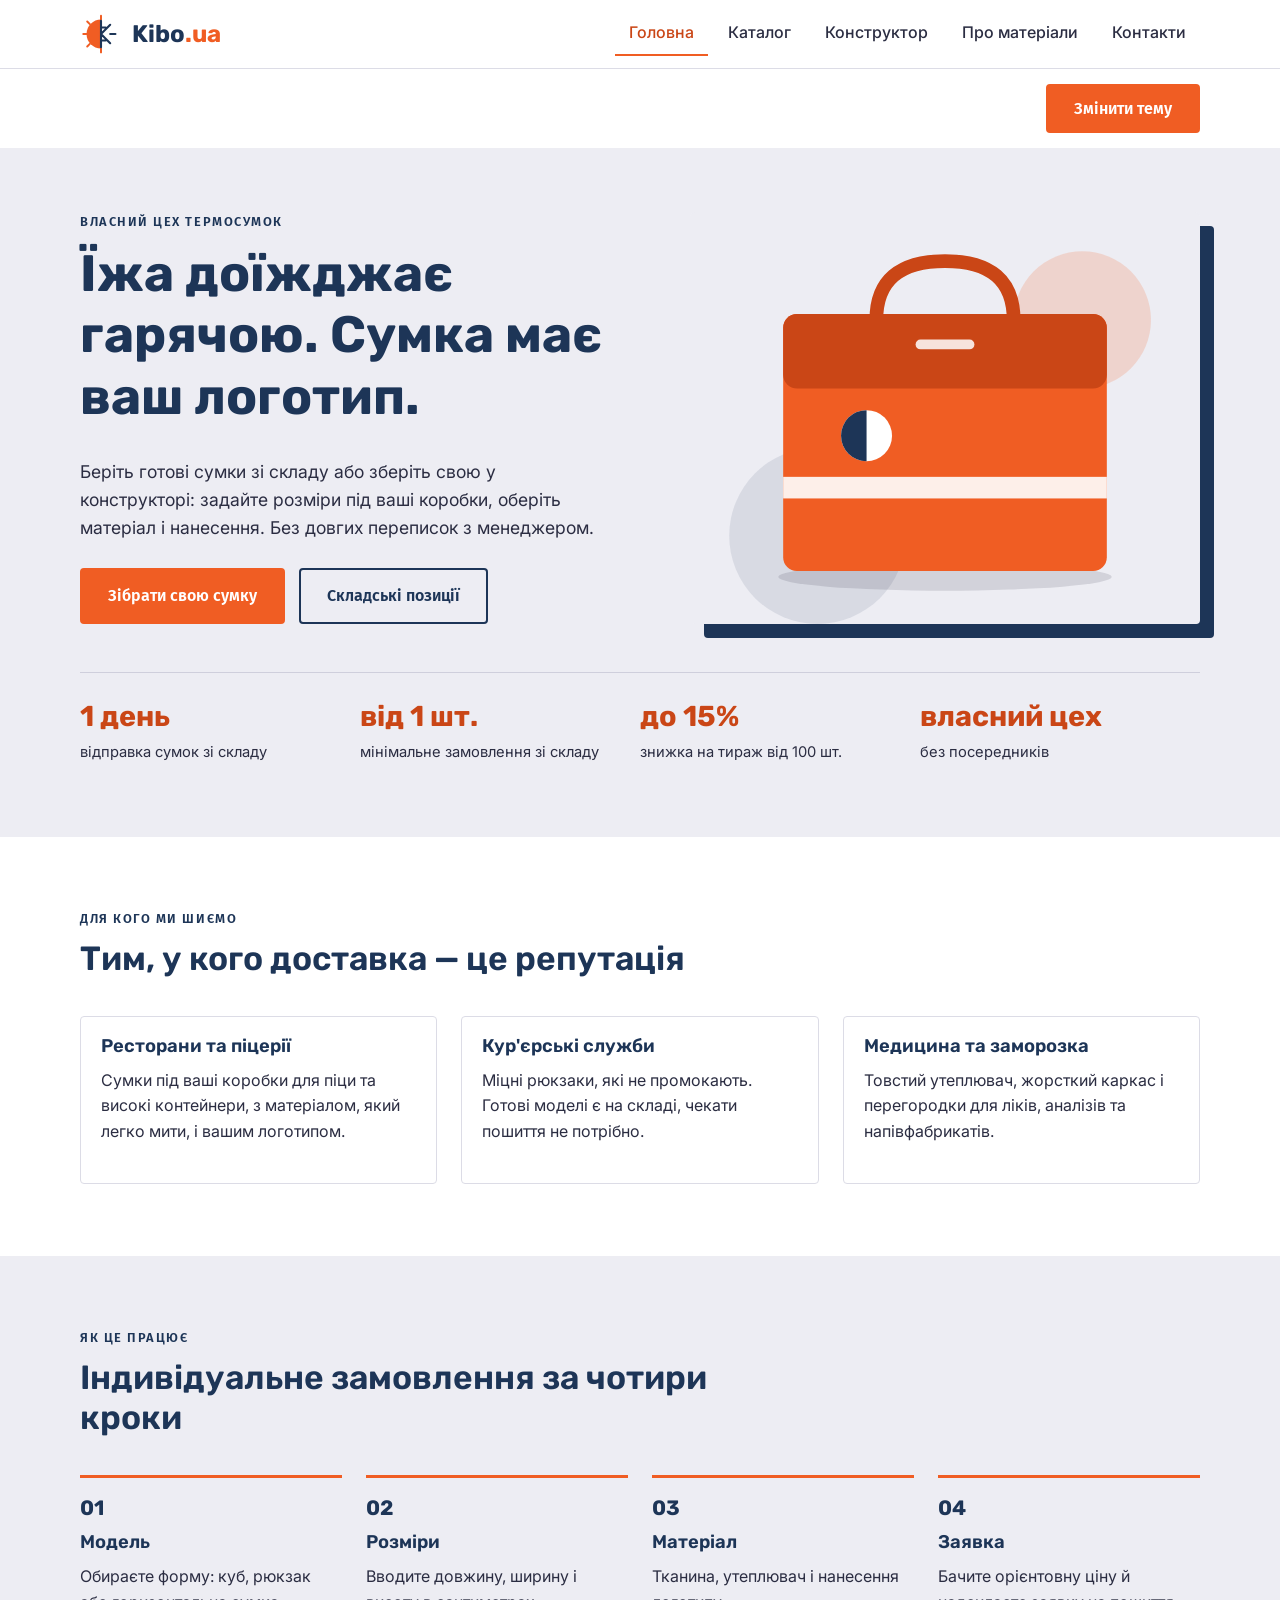
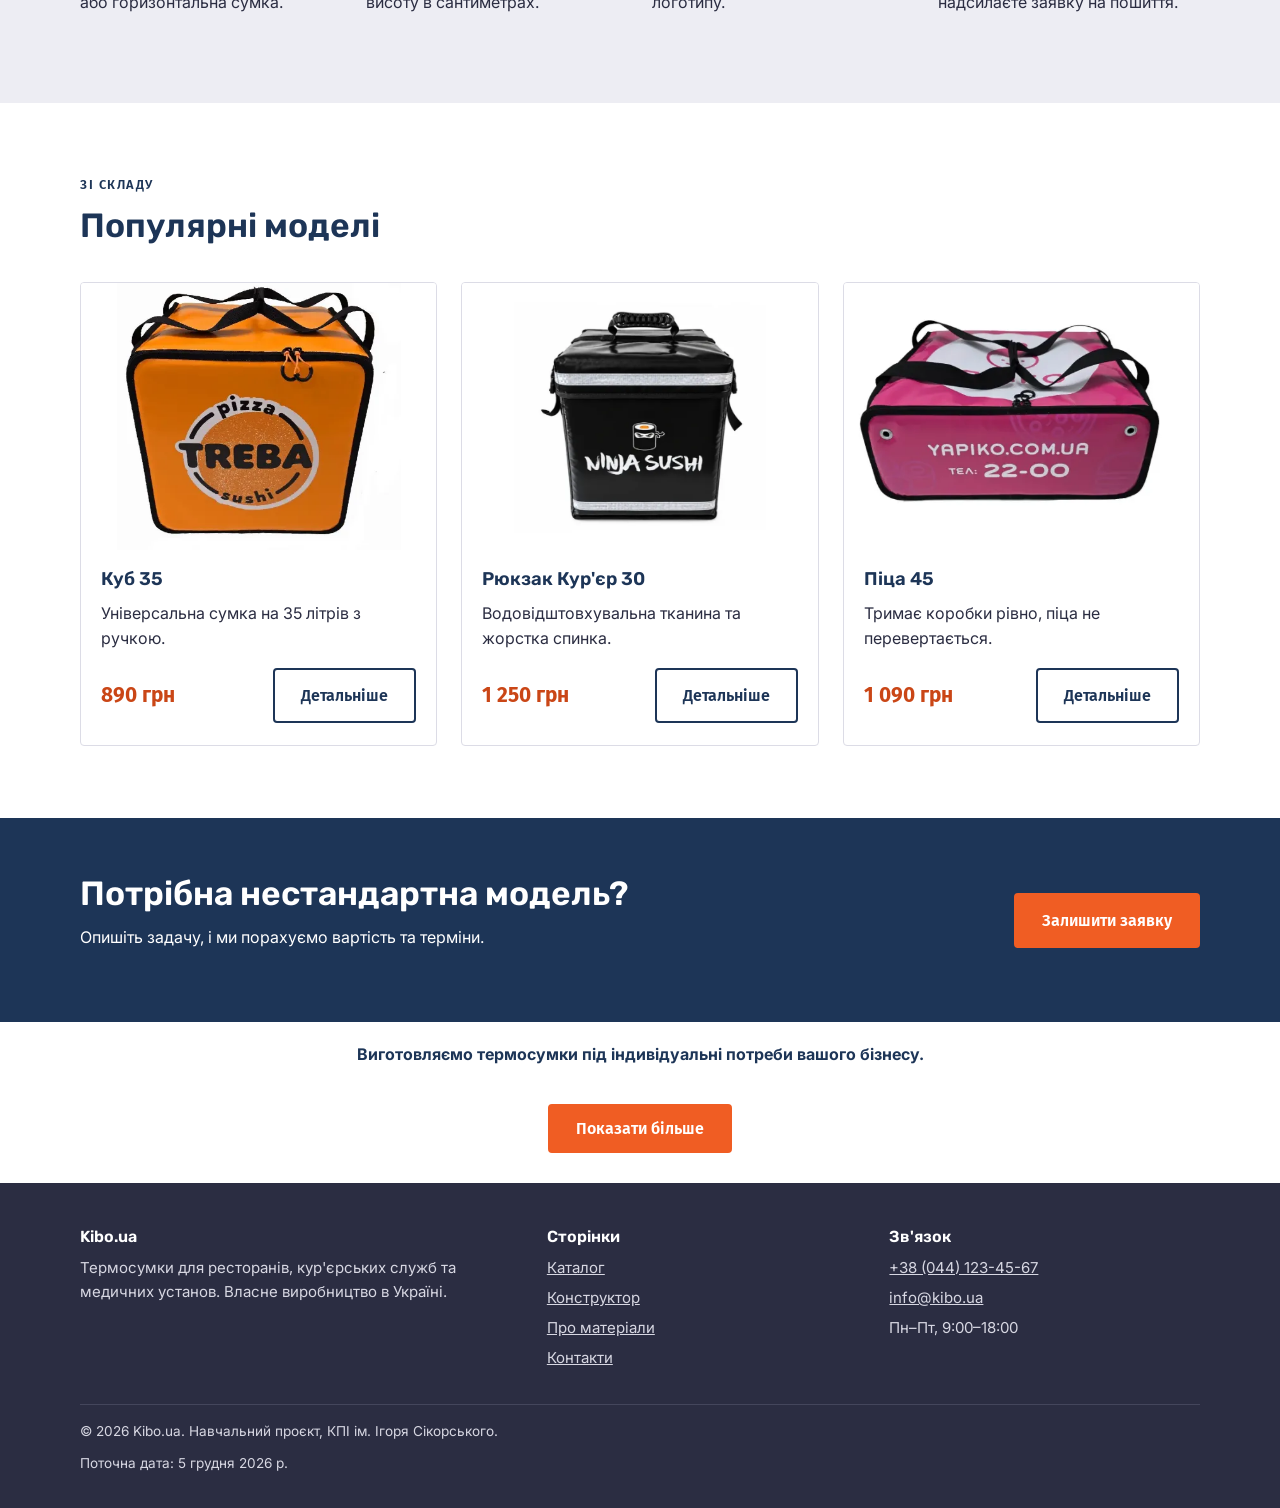
<file: index.html>
<!DOCTYPE html>
<html lang="uk">
<head>
  <meta charset="UTF-8">
  <meta name="viewport" content="width=device-width, initial-scale=1.0">
  <title>Kibo.ua — термосумки для доставки</title>
  <meta name="description" content="Kibo.ua: готові термосумки зі складу та індивідуальне пошиття під ваші розміри і логотип.">
  <link rel="icon" href="images/logo.svg" type="image/svg+xml">
  <link rel="preconnect" href="https://fonts.googleapis.com">
  <link rel="preconnect" href="https://fonts.gstatic.com" crossorigin>
  <link href="https://fonts.googleapis.com/css2?family=Fira+Sans:wght@500;600;700&family=Inter:wght@400;500;600&family=Rubik:wght@500;600;700&display=swap" rel="stylesheet">
  <link rel="stylesheet" href="css/style.css">
</head>
<body>
  <header class="site-header">
    <div class="container header-inner">
      <a class="logo" href="index.html"><img src="images/logo.svg" alt="Логотип Kibo.ua" width="42" height="42"><span>Kibo<em>.ua</em></span></a>
      <button class="nav-toggle" type="button" aria-expanded="false" aria-controls="nav">Меню</button>
      <nav id="nav" aria-label="Головне меню">
        <ul>
          <li><a class="active" href="index.html">Головна</a></li>
          <li><a href="catalog.html">Каталог</a></li>
          <li><a href="constructor.html">Конструктор</a></li>
          <li><a href="materials.html">Про матеріали</a></li>
          <li><a href="contacts.html">Контакти</a></li>
        </ul>
      </nav>
    </div>
  </header>

  <main>
    <section class="hero">
      <div class="container hero-grid">
        <div>
          <p class="eyebrow">Власний цех термосумок</p>
          <h1>Їжа доїжджає гарячою. Сумка має ваш логотип.</h1>
          <p class="lead">Беріть готові сумки зі складу або зберіть свою у конструкторі: задайте розміри під ваші коробки, оберіть матеріал і нанесення. Без довгих переписок з менеджером.</p>
          <div class="hero-actions">
            <a class="btn" href="constructor.html">Зібрати свою сумку</a>
            <a class="btn ghost" href="catalog.html">Складські позиції</a>
          </div>
        </div>
        <img src="images/hero.svg" alt="Помаранчева термосумка з логотипом" width="520" height="420">
      </div>
      <div class="container">
        <div class="facts">
          <div><strong>1 день</strong><span>відправка сумок зі складу</span></div>
          <div><strong>від 1 шт.</strong><span>мінімальне замовлення зі складу</span></div>
          <div><strong>до 15%</strong><span>знижка на тираж від 100 шт.</span></div>
          <div><strong>власний цех</strong><span>без посередників</span></div>
        </div>
      </div>
    </section>

    <section class="section">
      <div class="container">
        <div class="section-head">
          <p class="eyebrow">Для кого ми шиємо</p>
          <h2>Тим, у кого доставка — це репутація</h2>
        </div>
        <div class="grid three">
          <article class="card"><div class="body">
            <h3>Ресторани та піцерії</h3>
            <p>Сумки під ваші коробки для піци та високі контейнери, з матеріалом, який легко мити, і вашим логотипом.</p>
          </div></article>
          <article class="card"><div class="body">
            <h3>Кур'єрські служби</h3>
            <p>Міцні рюкзаки, які не промокають. Готові моделі є на складі, чекати пошиття не потрібно.</p>
          </div></article>
          <article class="card"><div class="body">
            <h3>Медицина та заморозка</h3>
            <p>Товстий утеплювач, жорсткий каркас і перегородки для ліків, аналізів та напівфабрикатів.</p>
          </div></article>
        </div>
      </div>
    </section>

    <section class="section alt">
      <div class="container">
        <div class="section-head">
          <p class="eyebrow">Як це працює</p>
          <h2>Індивідуальне замовлення за чотири кроки</h2>
        </div>
        <ol class="steps">
          <li><h3>Модель</h3><p>Обираєте форму: куб, рюкзак або горизонтальна сумка.</p></li>
          <li><h3>Розміри</h3><p>Вводите довжину, ширину і висоту в сантиметрах.</p></li>
          <li><h3>Матеріал</h3><p>Тканина, утеплювач і нанесення логотипу.</p></li>
          <li><h3>Заявка</h3><p>Бачите орієнтовну ціну й надсилаєте заявку на пошиття.</p></li>
        </ol>
      </div>
    </section>

    <section class="section">
      <div class="container">
        <div class="section-head">
          <p class="eyebrow">Зі складу</p>
          <h2>Популярні моделі</h2>
        </div>
        <div class="grid three">
          <article class="card">
            <img src="images/bag-cube-35.webp" alt="Термосумка Куб 35 помаранчеового кольору" width="400" height="300" loading="lazy">
            <div class="body"><h3>Куб 35</h3><p>Універсальна сумка на 35 літрів з ручкою.</p>
              <div class="bottom"><span class="price">890 грн</span><a class="btn ghost" href="catalog.html">Детальніше</a></div></div>
          </article>
          <article class="card">
            <img src="images/bag-pack-30.webp" alt="Термо-рюкзак Кур'єр 30 чорного кольору" width="400" height="300" loading="lazy">
            <div class="body"><h3>Рюкзак Кур'єр 30</h3><p>Водовідштовхувальна тканина та жорстка спинка.</p>
              <div class="bottom"><span class="price">1 250 грн</span><a class="btn ghost" href="catalog.html">Детальніше</a></div></div>
          </article>
          <article class="card">
            <img src="images/bag-pizza-45.webp" alt="Горизонтальна термосумка для піци 45 см" width="400" height="300" loading="lazy">
            <div class="body"><h3>Піца 45</h3><p>Тримає коробки рівно, піца не перевертається.</p>
              <div class="bottom"><span class="price">1 090 грн</span><a class="btn ghost" href="catalog.html">Детальніше</a></div></div>
          </article>
        </div>
      </div>
    </section>

    <section class="cta">
      <div class="container cta-inner">
        <div>
          <h2>Потрібна нестандартна модель?</h2>
          <p>Опишіть задачу, і ми порахуємо вартість та терміни.</p>
        </div>
        <a class="btn" href="contacts.html">Залишити заявку</a>
      </div>
    </section>
  </main>

  <footer class="site-footer">
    <div class="container">
      <div class="footer-grid">
        <div>
          <h3>Kibo.ua</h3>
          <p>Термосумки для ресторанів, кур'єрських служб та медичних установ. Власне виробництво в Україні.</p>
        </div>
        <div>
          <h3>Сторінки</h3>
          <ul>
            <li><a href="catalog.html">Каталог</a></li>
            <li><a href="constructor.html">Конструктор</a></li>
            <li><a href="materials.html">Про матеріали</a></li>
            <li><a href="contacts.html">Контакти</a></li>
          </ul>
        </div>
        <div>
          <h3>Зв'язок</h3>
          <ul>
            <li><a href="tel:+380441234567">+38 (044) 123-45-67</a></li>
            <li><a href="mailto:info@kibo.ua">info@kibo.ua</a></li>
            <li>Пн–Пт, 9:00–18:00</li>
          </ul>
        </div>
      </div>
      <p class="copy">© 2026 Kibo.ua. Навчальний проєкт, КПІ ім. Ігоря Сікорського.</p>
    </div>
  </footer>
  <script src="js/main.js"></script>
</body>
</html>
</file>
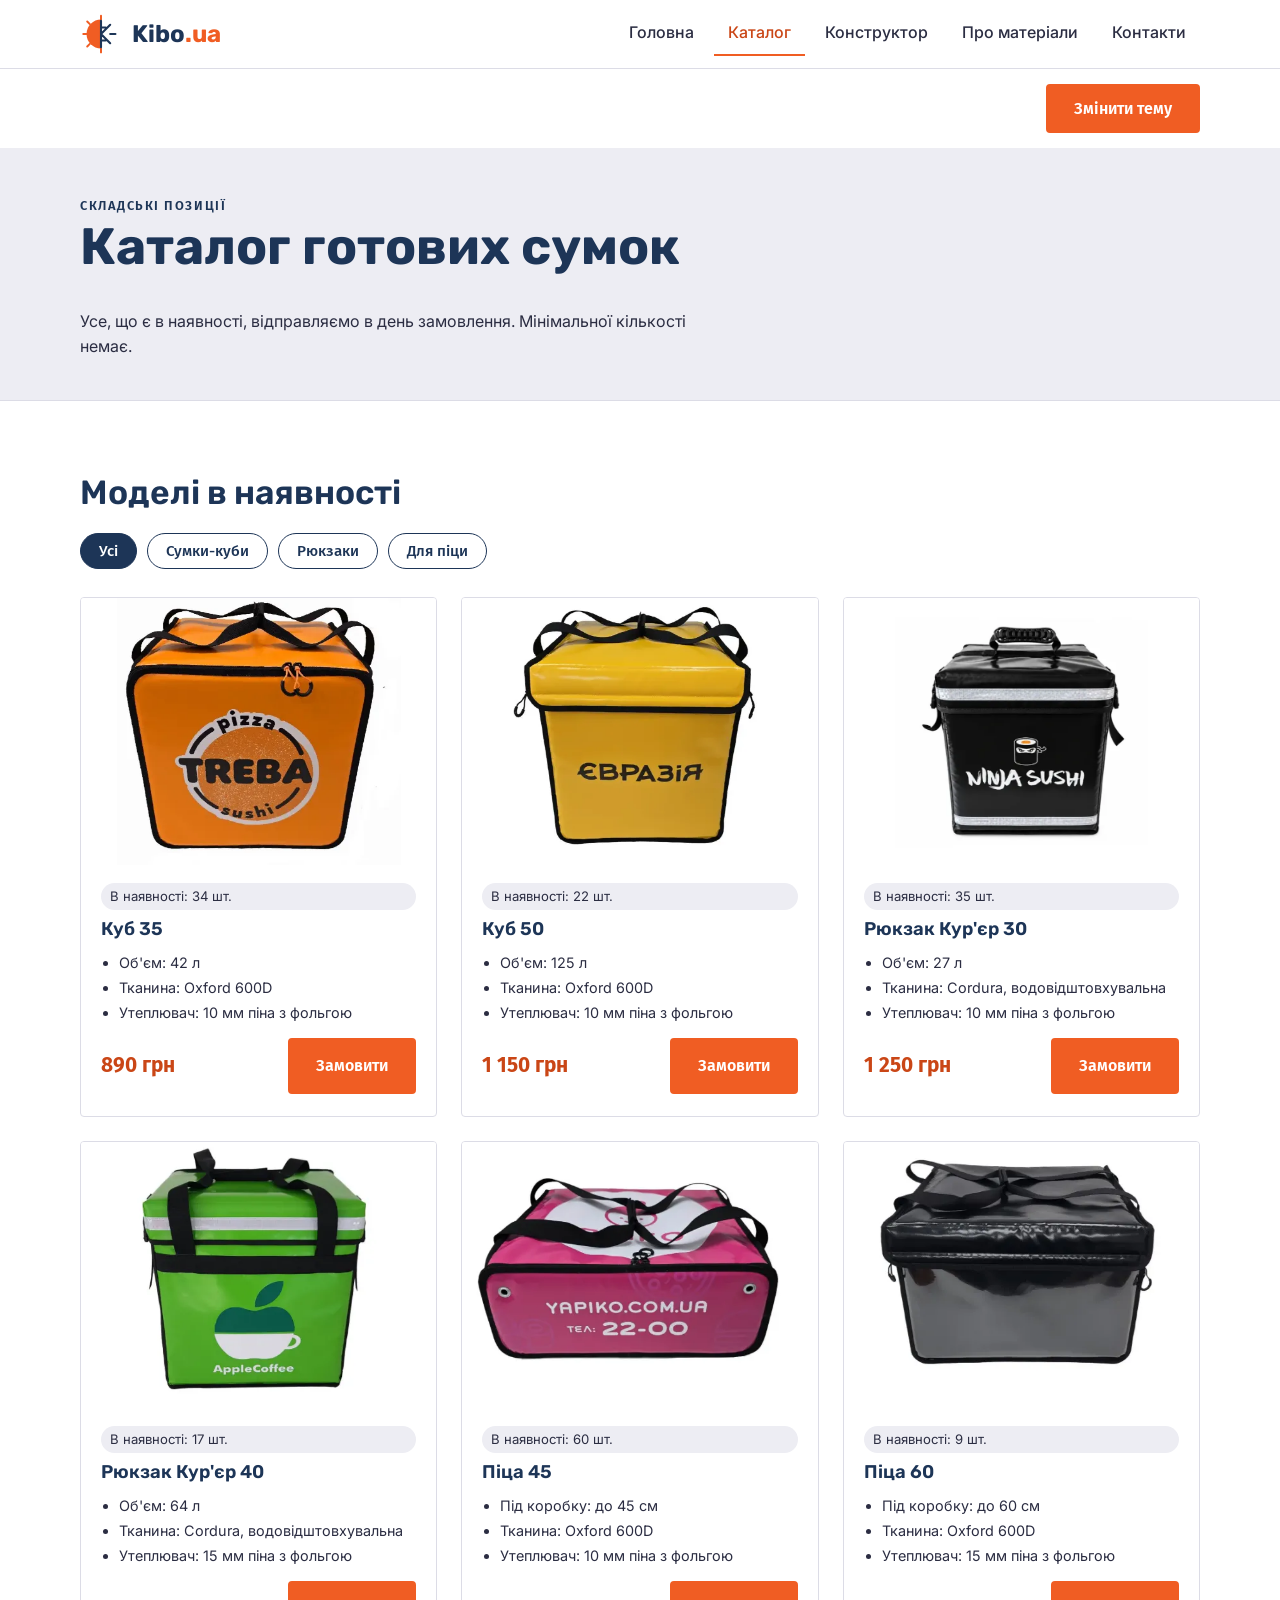
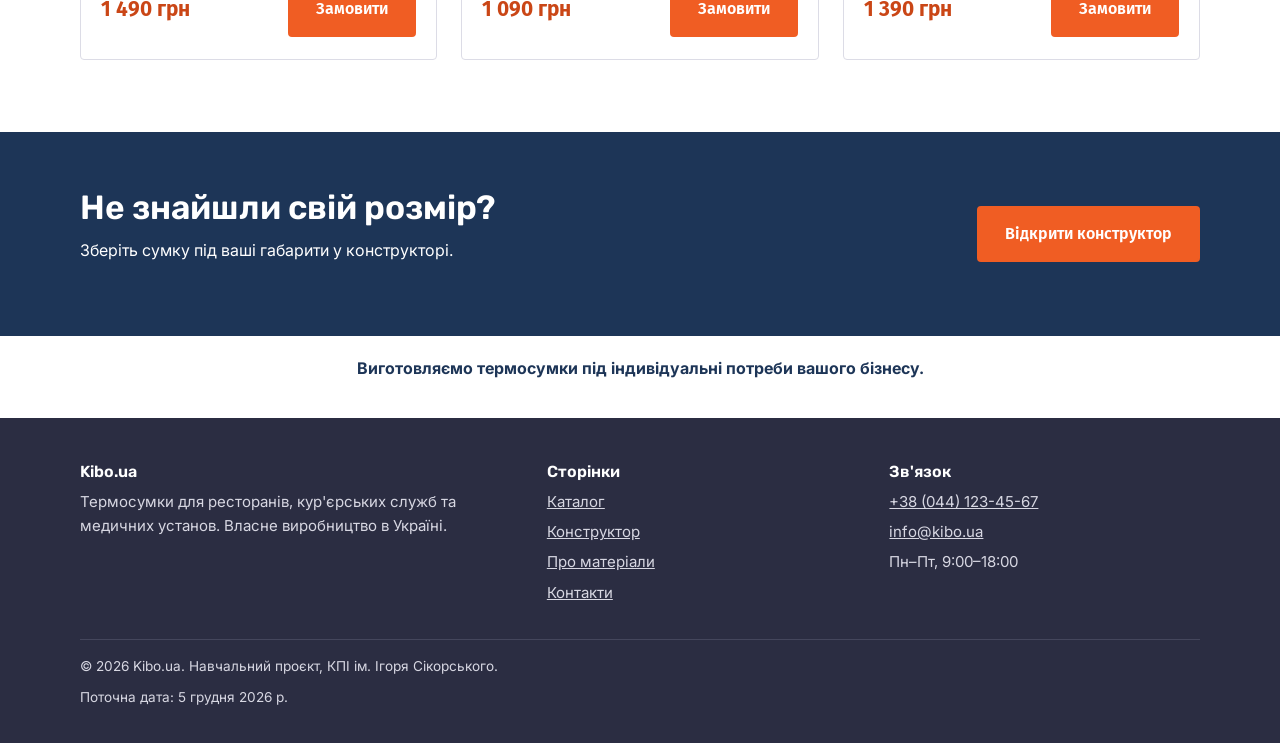
<file: catalog.html>
<!DOCTYPE html>
<html lang="uk">
<head>
  <meta charset="UTF-8">
  <meta name="viewport" content="width=device-width, initial-scale=1.0">
  <title>Каталог термосумок — Kibo.ua</title>
  <meta name="description" content="Готові термосумки та рюкзаки зі складу Kibo.ua. Відправка в день замовлення.">
  <link rel="icon" href="images/logo.svg" type="image/svg+xml">
  <link rel="preconnect" href="https://fonts.googleapis.com">
  <link rel="preconnect" href="https://fonts.gstatic.com" crossorigin>
  <link href="https://fonts.googleapis.com/css2?family=Fira+Sans:wght@500;600;700&family=Inter:wght@400;500;600&family=Rubik:wght@500;600;700&display=swap" rel="stylesheet">
  <link rel="stylesheet" href="css/style.css">
</head>
<body>
  <header class="site-header">
    <div class="container header-inner">
      <a class="logo" href="index.html"><img src="images/logo.svg" alt="Логотип Kibo.ua" width="42" height="42"><span>Kibo<em>.ua</em></span></a>
      <button class="nav-toggle" type="button" aria-expanded="false" aria-controls="nav">Меню</button>
      <nav id="nav" aria-label="Головне меню">
        <ul>
          <li><a href="index.html">Головна</a></li>
          <li><a class="active" href="catalog.html">Каталог</a></li>
          <li><a href="constructor.html">Конструктор</a></li>
          <li><a href="materials.html">Про матеріали</a></li>
          <li><a href="contacts.html">Контакти</a></li>
        </ul>
      </nav>
    </div>
  </header>

  <main>
    <section class="page-title">
      <div class="container">
        <p class="eyebrow">Складські позиції</p>
        <h1>Каталог готових сумок</h1>
        <p>Усе, що є в наявності, відправляємо в день замовлення. Мінімальної кількості немає.</p>
      </div>
    </section>

    <section class="section">
      <div class="container">
        <h2>Моделі в наявності</h2>

        <div class="filters" role="group" aria-label="Фільтр за категорією">
          <button type="button" class="on" data-filter="all">Усі</button>
          <button type="button" data-filter="cube">Сумки-куби</button>
          <button type="button" data-filter="pack">Рюкзаки</button>
          <button type="button" data-filter="flat">Для піци</button>
        </div>

        <div class="grid three">
          <article class="card" data-cat="cube">
            <img src="images/bag-cube-35.webp" alt="Термосумка Куб 35*35*35 см помаранчевого кольору" width="400" height="300" loading="lazy">
            <div class="body">
              <span class="stock">В наявності: 34 шт.</span>
              <h3>Куб 35</h3>
              <ul class="meta"><li>Об'єм: 42 л</li><li>Тканина: Oxford 600D</li><li>Утеплювач: 10 мм піна з фольгою</li></ul>
              <div class="bottom"><span class="price">890 грн</span><a class="btn" href="contacts.html">Замовити</a></div>
            </div>
          </article>

          <article class="card" data-cat="cube">
            <img src="images/bag-cube-50.webp" alt="Термосумка Куб 50*50*50 см жовтого кольору" width="400" height="300" loading="lazy">
            <div class="body">
              <span class="stock">В наявності: 22 шт.</span>
              <h3>Куб 50</h3>
              <ul class="meta"><li>Об'єм: 125 л</li><li>Тканина: Oxford 600D</li><li>Утеплювач: 10 мм піна з фольгою</li></ul>
              <div class="bottom"><span class="price">1 150 грн</span><a class="btn" href="contacts.html">Замовити</a></div>
            </div>
          </article>

          <article class="card" data-cat="pack">
            <img src="images/bag-pack-30.webp" alt="Термо-рюкзак Кур'єр 30*30*30 см чорного кольору" width="400" height="300" loading="lazy">
            <div class="body">
              <span class="stock">В наявності: 35 шт.</span>
              <h3>Рюкзак Кур'єр 30</h3>
              <ul class="meta"><li>Об'єм: 27 л</li><li>Тканина: Cordura, водовідштовхувальна</li><li>Утеплювач: 10 мм піна з фольгою</li></ul>
              <div class="bottom"><span class="price">1 250 грн</span><a class="btn" href="contacts.html">Замовити</a></div>
            </div>
          </article>

          <article class="card" data-cat="pack">
            <img src="images/bag-pack-40.webp" alt="Термо-рюкзак Кур'єр 40*40*40 см зеленого кольору" width="400" height="300" loading="lazy">
            <div class="body">
              <span class="stock">В наявності: 17 шт.</span>
              <h3>Рюкзак Кур'єр 40</h3>
              <ul class="meta"><li>Об'єм: 64 л</li><li>Тканина: Cordura, водовідштовхувальна</li><li>Утеплювач: 15 мм піна з фольгою</li></ul>
              <div class="bottom"><span class="price">1 490 грн</span><a class="btn" href="contacts.html">Замовити</a></div>
            </div>
          </article>

          <article class="card" data-cat="flat">
            <img src="images/bag-pizza-45.webp" alt="Горизонтальна термосумка для піци 45*45*25 см" width="400" height="300" loading="lazy">
            <div class="body">
              <span class="stock">В наявності: 60 шт.</span>
              <h3>Піца 45</h3>
              <ul class="meta"><li>Під коробку: до 45 см</li><li>Тканина: Oxford 600D</li><li>Утеплювач: 10 мм піна з фольгою</li></ul>
              <div class="bottom"><span class="price">1 090 грн</span><a class="btn" href="contacts.html">Замовити</a></div>
            </div>
          </article>

          <article class="card" data-cat="flat">
            <img src="images/bag-pizza-60.webp" alt="Горизонтальна термосумка для піци 60 см чорного кольору" width="400" height="300" loading="lazy">
            <div class="body">
              <span class="stock">В наявності: 9 шт.</span>
              <h3>Піца 60</h3>
              <ul class="meta"><li>Під коробку: до 60 см</li><li>Тканина: Oxford 600D</li><li>Утеплювач: 15 мм піна з фольгою</li></ul>
              <div class="bottom"><span class="price">1 390 грн</span><a class="btn" href="contacts.html">Замовити</a></div>
            </div>
          </article>
        </div>
      </div>
    </section>

    <section class="cta">
      <div class="container cta-inner">
        <div>
          <h2>Не знайшли свій розмір?</h2>
          <p>Зберіть сумку під ваші габарити у конструкторі.</p>
        </div>
        <a class="btn" href="constructor.html">Відкрити конструктор</a>
      </div>
    </section>
  </main>

  <footer class="site-footer">
    <div class="container">
      <div class="footer-grid">
        <div>
          <h3>Kibo.ua</h3>
          <p>Термосумки для ресторанів, кур'єрських служб та медичних установ. Власне виробництво в Україні.</p>
        </div>
        <div>
          <h3>Сторінки</h3>
          <ul>
            <li><a href="catalog.html">Каталог</a></li>
            <li><a href="constructor.html">Конструктор</a></li>
            <li><a href="materials.html">Про матеріали</a></li>
            <li><a href="contacts.html">Контакти</a></li>
          </ul>
        </div>
        <div>
          <h3>Зв'язок</h3>
          <ul>
            <li><a href="tel:+380441234567">+38 (044) 123-45-67</a></li>
            <li><a href="mailto:info@kibo.ua">info@kibo.ua</a></li>
            <li>Пн–Пт, 9:00–18:00</li>
          </ul>
        </div>
      </div>
      <p class="copy">© 2026 Kibo.ua. Навчальний проєкт, КПІ ім. Ігоря Сікорського.</p>
    </div>
  </footer>
  <script src="js/main.js"></script>
</body>
</html>
</file>
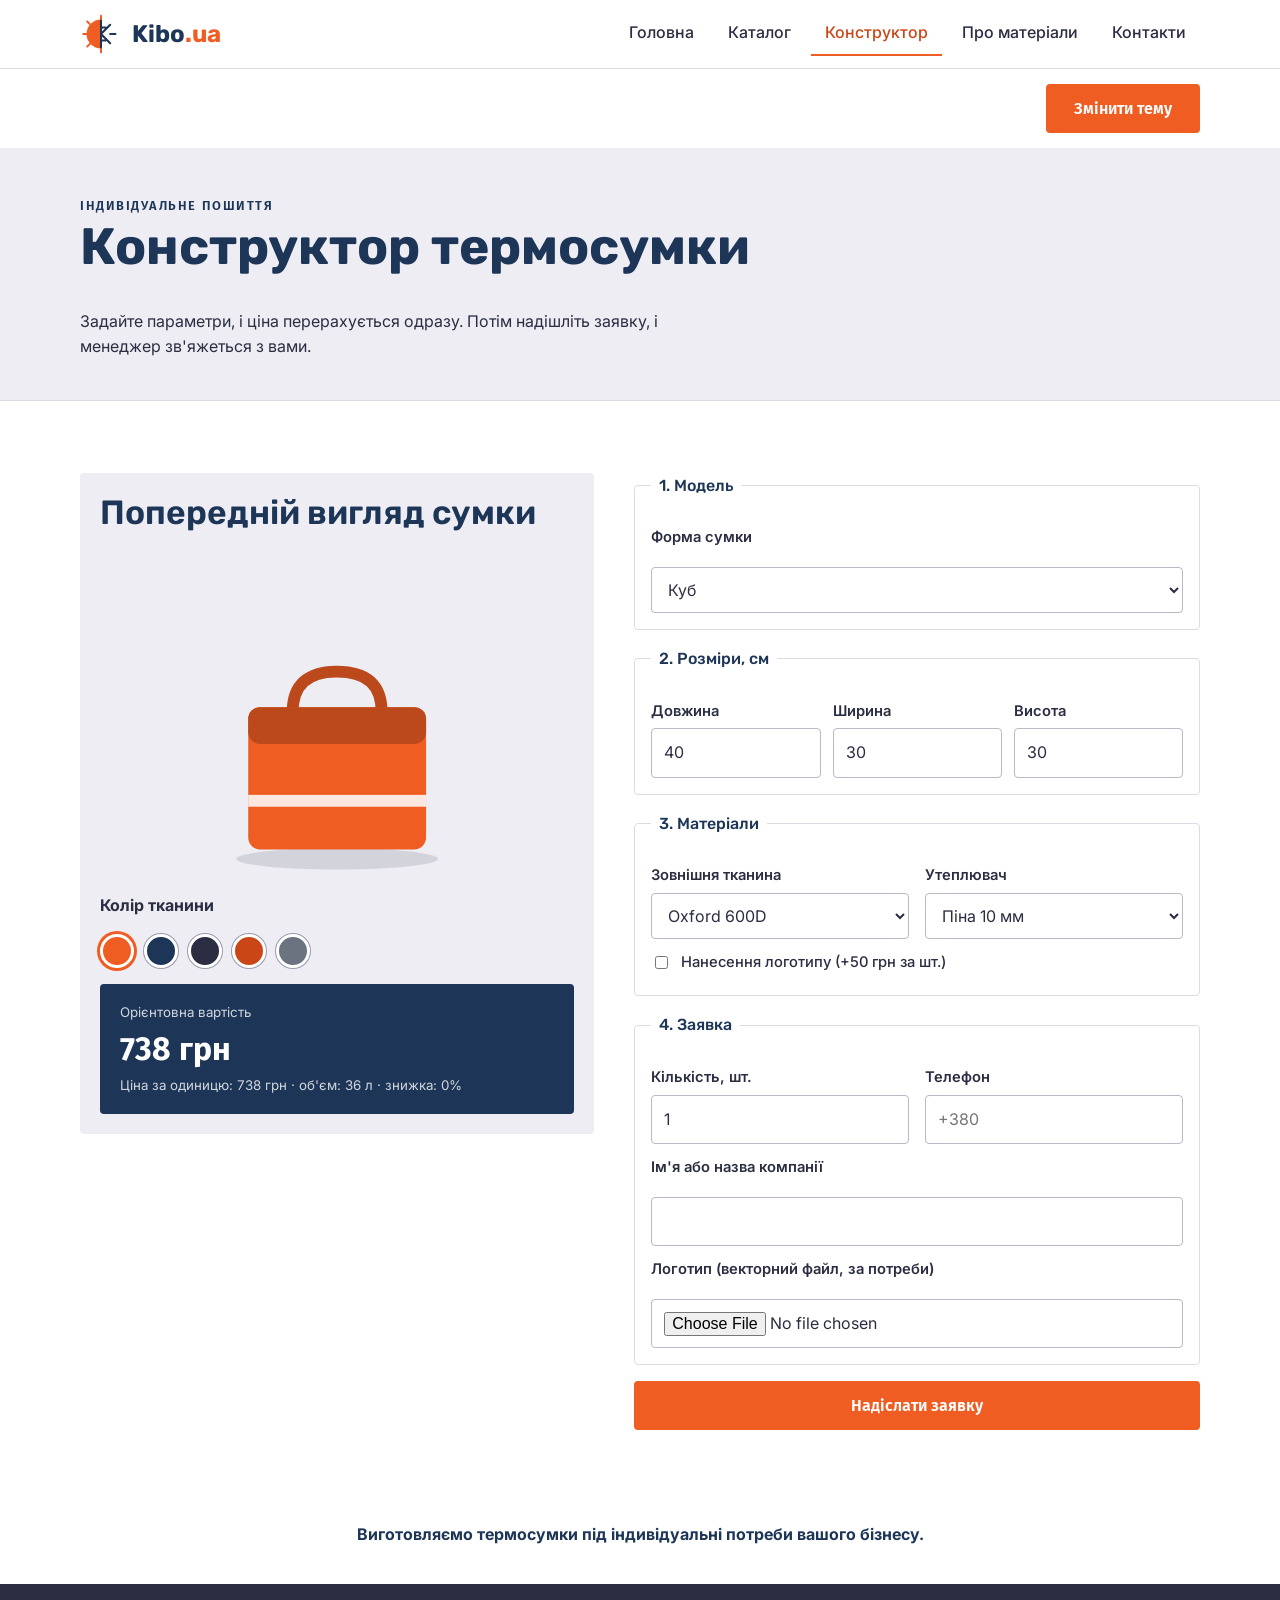
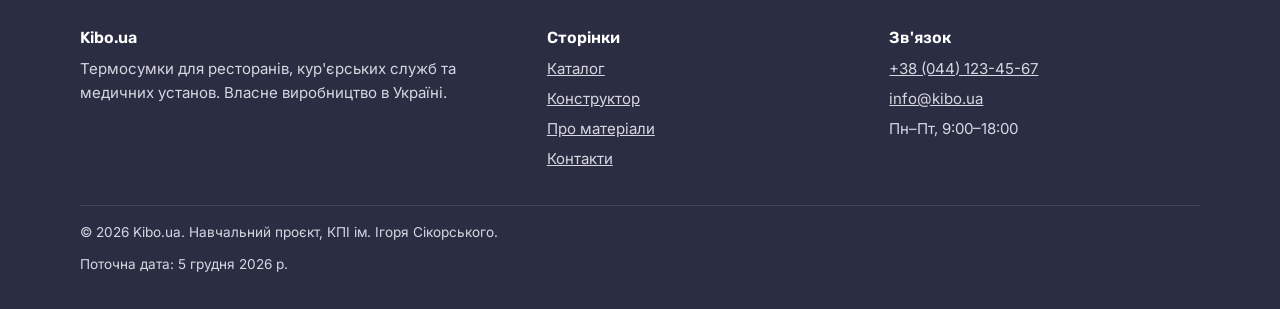
<file: constructor.html>
<!DOCTYPE html>
<html lang="uk">
<head>
  <meta charset="UTF-8">
  <meta name="viewport" content="width=device-width, initial-scale=1.0">
  <title>Конструктор термосумки — Kibo.ua</title>
  <meta name="description" content="Онлайн-конструктор Kibo.ua: оберіть модель, розміри, матеріал і одразу побачте орієнтовну вартість.">
  <link rel="icon" href="images/logo.svg" type="image/svg+xml">
  <link rel="preconnect" href="https://fonts.googleapis.com">
  <link rel="preconnect" href="https://fonts.gstatic.com" crossorigin>
  <link href="https://fonts.googleapis.com/css2?family=Fira+Sans:wght@500;600;700&family=Inter:wght@400;500;600&family=Rubik:wght@500;600;700&display=swap" rel="stylesheet">
  <link rel="stylesheet" href="css/style.css">
</head>
<body>
  <header class="site-header">
    <div class="container header-inner">
      <a class="logo" href="index.html"><img src="images/logo.svg" alt="Логотип Kibo.ua" width="42" height="42"><span>Kibo<em>.ua</em></span></a>
      <button class="nav-toggle" type="button" aria-expanded="false" aria-controls="nav">Меню</button>
      <nav id="nav" aria-label="Головне меню">
        <ul>
          <li><a href="index.html">Головна</a></li>
          <li><a href="catalog.html">Каталог</a></li>
          <li><a class="active" href="constructor.html">Конструктор</a></li>
          <li><a href="materials.html">Про матеріали</a></li>
          <li><a href="contacts.html">Контакти</a></li>
        </ul>
      </nav>
    </div>
  </header>

  <main>
    <section class="page-title">
      <div class="container">
        <p class="eyebrow">Індивідуальне пошиття</p>
        <h1>Конструктор термосумки</h1>
        <p>Задайте параметри, і ціна перерахується одразу. Потім надішліть заявку, і менеджер зв'яжеться з вами.</p>
      </div>
    </section>

    <section class="section">
      <div class="container builder">
        <div class="preview">
          <h2>Попередній вигляд сумки</h2>
          <svg viewBox="0 0 400 280" role="img" aria-label="Схематичне зображення сумки з вашими параметрами">
            <rect width="400" height="280" fill="#EDEDF3"/>
            <g id="bag"></g>
          </svg>
          <p><strong>Колір тканини</strong></p>
          <div class="swatches">
            <input type="radio" name="color" id="c1" value="#F05D23" form="builder-form" checked><label for="c1" style="background:#F05D23" title="Помаранчевий"></label>
            <input type="radio" name="color" id="c2" value="#1D3557" form="builder-form"><label for="c2" style="background:#1D3557" title="Темно-синій"></label>
            <input type="radio" name="color" id="c3" value="#2B2D42" form="builder-form"><label for="c3" style="background:#2B2D42" title="Графітовий"></label>
            <input type="radio" name="color" id="c4" value="#CA4616" form="builder-form"><label for="c4" style="background:#CA4616" title="Теракотовий"></label>
            <input type="radio" name="color" id="c5" value="#6b7280" form="builder-form"><label for="c5" style="background:#6b7280" title="Сірий"></label>
          </div>
          <div class="total">
            <small>Орієнтовна вартість</small>
            <div class="sum" id="sum">0 грн</div>
            <small>Ціна за одиницю: <span id="unit">0 грн</span> · об'єм: <span id="liters">0 л</span> · знижка: <span id="disc">0%</span></small>
          </div>
        </div>

        <form id="builder-form" data-demo action="#" method="post">
          <fieldset>
            <legend>1. Модель</legend>
            <label for="model">Форма сумки</label>
            <select id="model" name="model">
              <option value="cube">Куб</option>
              <option value="pack">Рюкзак</option>
              <option value="flat">Горизонтальна</option>
            </select>
          </fieldset>

          <fieldset>
            <legend>2. Розміри, см</legend>
            <div class="row3">
              <div><label for="length">Довжина</label><input type="number" id="length" name="length" min="20" max="80" value="40" required></div>
              <div><label for="width">Ширина</label><input type="number" id="width" name="width" min="15" max="60" value="30" required></div>
              <div><label for="height">Висота</label><input type="number" id="height" name="height" min="10" max="60" value="30" required></div>
            </div>
          </fieldset>

          <fieldset>
            <legend>3. Матеріали</legend>
            <div class="row">
              <div>
                <label for="fabric">Зовнішня тканина</label>
                <select id="fabric" name="fabric">
                  <option value="oxford">Oxford 600D</option>
                  <option value="cordura">Cordura</option>
                  <option value="pvc">ПВХ (легко мити)</option>
                </select>
              </div>
              <div>
                <label for="insul">Утеплювач</label>
                <select id="insul" name="insul">
                  <option value="foam">Піна 10 мм</option>
                  <option value="foil">Піна з фольгою 10 мм</option>
                  <option value="thick">Піна з фольгою 20 мм</option>
                </select>
              </div>
            </div>
            <label class="check"><input type="checkbox" id="logo" name="logo"> Нанесення логотипу (+50 грн за шт.)</label>
          </fieldset>

          <fieldset>
            <legend>4. Заявка</legend>
            <div class="row">
              <div><label for="qty">Кількість, шт.</label><input type="number" id="qty" name="qty" min="1" max="1000" value="1" required></div>
              <div><label for="phone">Телефон</label><input type="tel" id="phone" name="phone" placeholder="+380" required></div>
            </div>
            <label for="name">Ім'я або назва компанії</label>
            <input type="text" id="name" name="name" required>
            <label for="logofile">Логотип (векторний файл, за потреби)</label>
            <input type="file" id="logofile" name="logofile" accept=".svg,.ai,.eps,.pdf">
            <input type="hidden" id="summary" name="summary">
          </fieldset>

          <button class="btn" type="submit">Надіслати заявку</button>
          <p class="form-ok" role="status">Дякуємо! Заявку отримано, менеджер зв'яжеться з вами найближчим часом.</p>
        </form>
      </div>
    </section>
  </main>

  <footer class="site-footer">
    <div class="container">
      <div class="footer-grid">
        <div>
          <h3>Kibo.ua</h3>
          <p>Термосумки для ресторанів, кур'єрських служб та медичних установ. Власне виробництво в Україні.</p>
        </div>
        <div>
          <h3>Сторінки</h3>
          <ul>
            <li><a href="catalog.html">Каталог</a></li>
            <li><a href="constructor.html">Конструктор</a></li>
            <li><a href="materials.html">Про матеріали</a></li>
            <li><a href="contacts.html">Контакти</a></li>
          </ul>
        </div>
        <div>
          <h3>Зв'язок</h3>
          <ul>
            <li><a href="tel:+380441234567">+38 (044) 123-45-67</a></li>
            <li><a href="mailto:info@kibo.ua">info@kibo.ua</a></li>
            <li>Пн–Пт, 9:00–18:00</li>
          </ul>
        </div>
      </div>
      <p class="copy">© 2026 Kibo.ua. Навчальний проєкт, КПІ ім. Ігоря Сікорського.</p>
    </div>
  </footer>
  <script src="js/constructor.js"></script>
  <script src="js/main.js"></script>
</body>
</html>
</file>
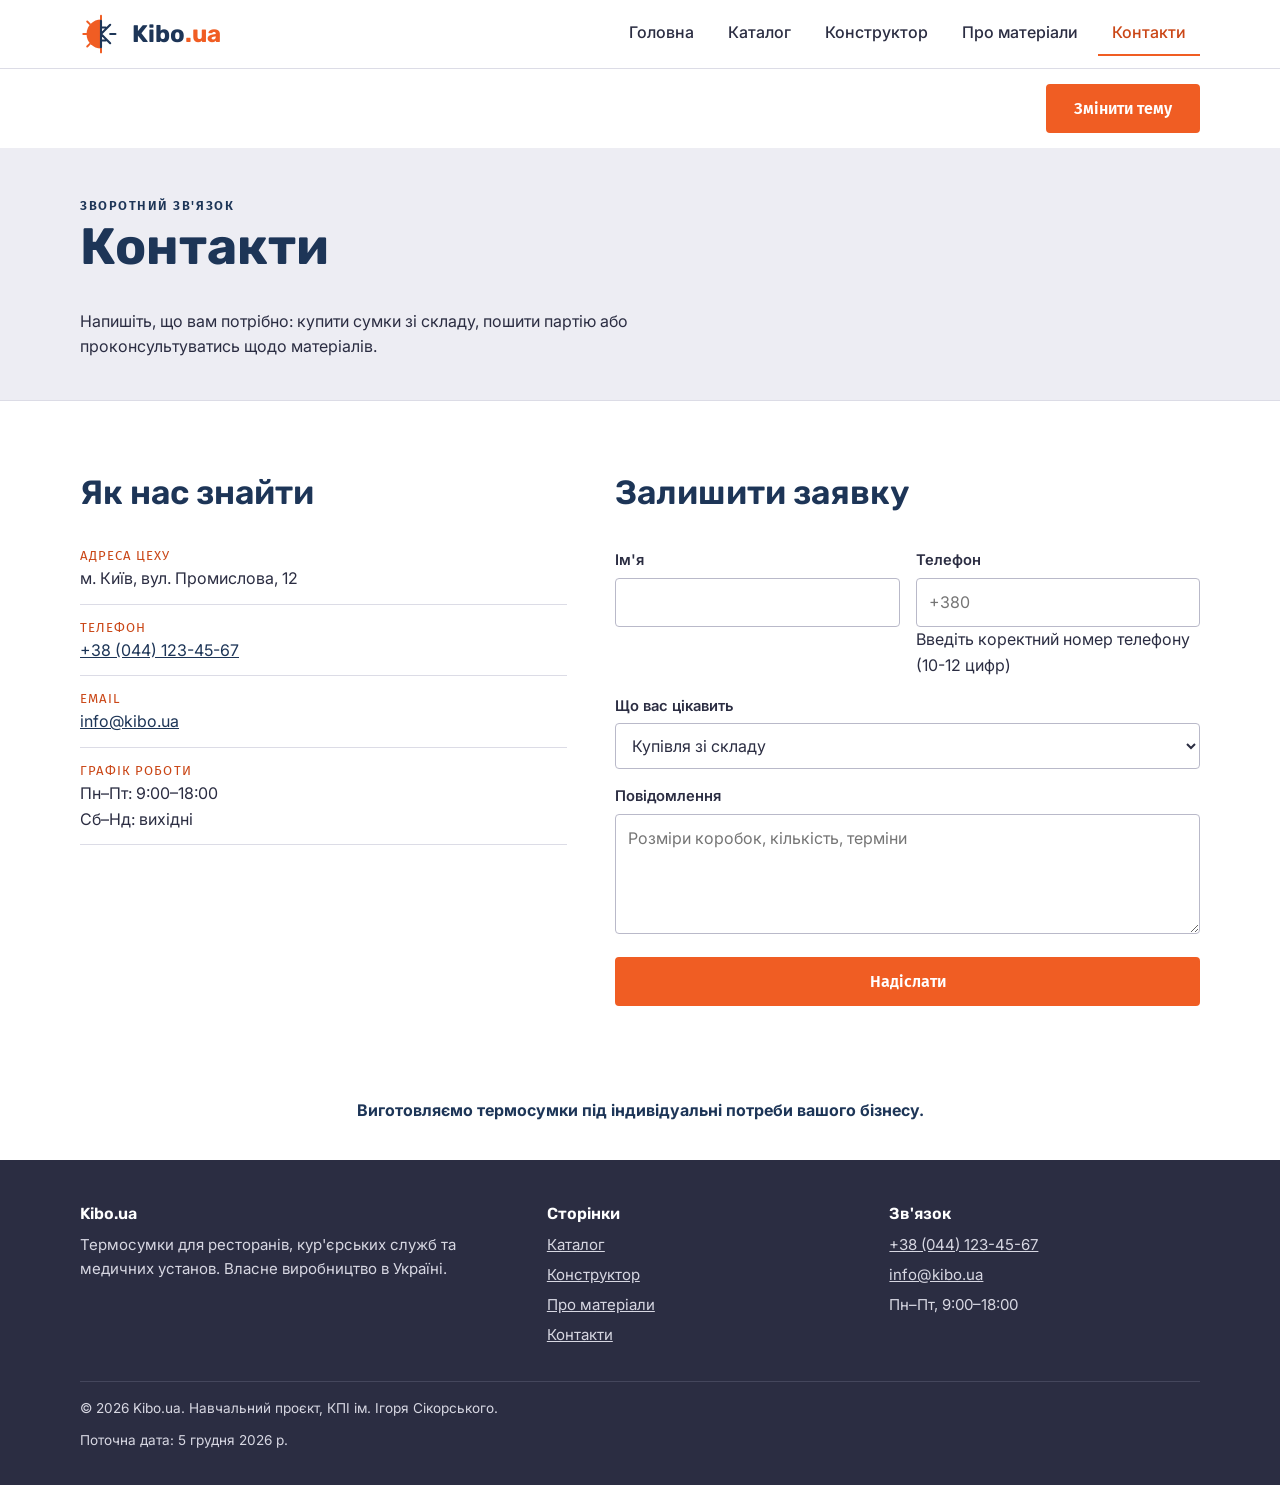
<file: contacts.html>
<!DOCTYPE html>
<html lang="uk">
<head>
  <meta charset="UTF-8">
  <meta name="viewport" content="width=device-width, initial-scale=1.0">
  <title>Контакти — Kibo.ua</title>
  <meta name="description" content="Контакти Kibo.ua: адреса цеху, телефон, email та форма для заявки.">
  <link rel="icon" href="images/logo.svg" type="image/svg+xml">
  <link rel="preconnect" href="https://fonts.googleapis.com">
  <link rel="preconnect" href="https://fonts.gstatic.com" crossorigin>
  <link href="https://fonts.googleapis.com/css2?family=Fira+Sans:wght@500;600;700&family=Inter:wght@400;500;600&family=Rubik:wght@500;600;700&display=swap" rel="stylesheet">
  <link rel="stylesheet" href="css/style.css">
</head>
<body>
  <header class="site-header">
    <div class="container header-inner">
      <a class="logo" href="index.html"><img src="images/logo.svg" alt="Логотип Kibo.ua" width="42" height="42"><span>Kibo<em>.ua</em></span></a>
      <button class="nav-toggle" type="button" aria-expanded="false" aria-controls="nav">Меню</button>
      <nav id="nav" aria-label="Головне меню">
        <ul>
          <li><a href="index.html">Головна</a></li>
          <li><a href="catalog.html">Каталог</a></li>
          <li><a href="constructor.html">Конструктор</a></li>
          <li><a href="materials.html">Про матеріали</a></li>
          <li><a class="active" href="contacts.html">Контакти</a></li>
        </ul>
      </nav>
    </div>
  </header>

  <main>
    <section class="page-title">
      <div class="container">
        <p class="eyebrow">Зворотний зв'язок</p>
        <h1>Контакти</h1>
        <p>Напишіть, що вам потрібно: купити сумки зі складу, пошити партію або проконсультуватись щодо матеріалів.</p>
      </div>
    </section>

    <section class="section">
      <div class="container contact-grid">
        <div>
          <h2>Як нас знайти</h2>
          <ul class="contact-list">
            <li><span>Адреса цеху</span>м. Київ, вул. Промислова, 12</li>
            <li><span>Телефон</span><a href="tel:+380441234567">+38 (044) 123-45-67</a></li>
            <li><span>Email</span><a href="mailto:info@kibo.ua">info@kibo.ua</a></li>
            <li><span>Графік роботи</span>Пн–Пт: 9:00–18:00<br>Сб–Нд: вихідні</li>
          </ul>
        </div>

        <form data-demo action="#" method="post">
          <h2>Залишити заявку</h2>
          <div class="row">
            <div><label for="name">Ім'я</label><input type="text" id="name" name="name" required></div>
            <div>
              <label for="phone">Телефон</label>
              <input type="tel" id="phone" name="phone" placeholder="+380" required pattern="^\+?[0-9]{10,12}$">
              <div class="error-message">Введіть коректний номер телефону (10-12 цифр)</div>
            </div>
          </div>
          <div>
            <label for="topic">Що вас цікавить</label>
            <select id="topic" name="topic">
              <option>Купівля зі складу</option>
              <option>Індивідуальне пошиття</option>
              <option>Нанесення логотипу</option>
              <option>Консультація щодо матеріалів</option>
            </select>
          </div>
          <div>
            <label for="msg">Повідомлення</label>
            <textarea id="msg" name="message" placeholder="Розміри коробок, кількість, терміни"></textarea>
          </div>
          <button class="btn" type="submit">Надіслати</button>
          <p class="form-ok" role="status">Дякуємо! Повідомлення надіслано, ми зв'яжемося з вами.</p>
        </form>
      </div>
    </section>
  </main>

  <footer class="site-footer">
    <div class="container">
      <div class="footer-grid">
        <div>
          <h3>Kibo.ua</h3>
          <p>Термосумки для ресторанів, кур'єрських служб та медичних установ. Власне виробництво в Україні.</p>
        </div>
        <div>
          <h3>Сторінки</h3>
          <ul>
            <li><a href="catalog.html">Каталог</a></li>
            <li><a href="constructor.html">Конструктор</a></li>
            <li><a href="materials.html">Про матеріали</a></li>
            <li><a href="contacts.html">Контакти</a></li>
          </ul>
        </div>
        <div>
          <h3>Зв'язок</h3>
          <ul>
            <li><a href="tel:+380441234567">+38 (044) 123-45-67</a></li>
            <li><a href="mailto:info@kibo.ua">info@kibo.ua</a></li>
            <li>Пн–Пт, 9:00–18:00</li>
          </ul>
        </div>
      </div>
      <p class="copy">© 2026 Kibo.ua. Навчальний проєкт, КПІ ім. Ігоря Сікорського.</p>
    </div>
  </footer>
  <script src="js/main.js"></script>
</body>
</html>
</file>
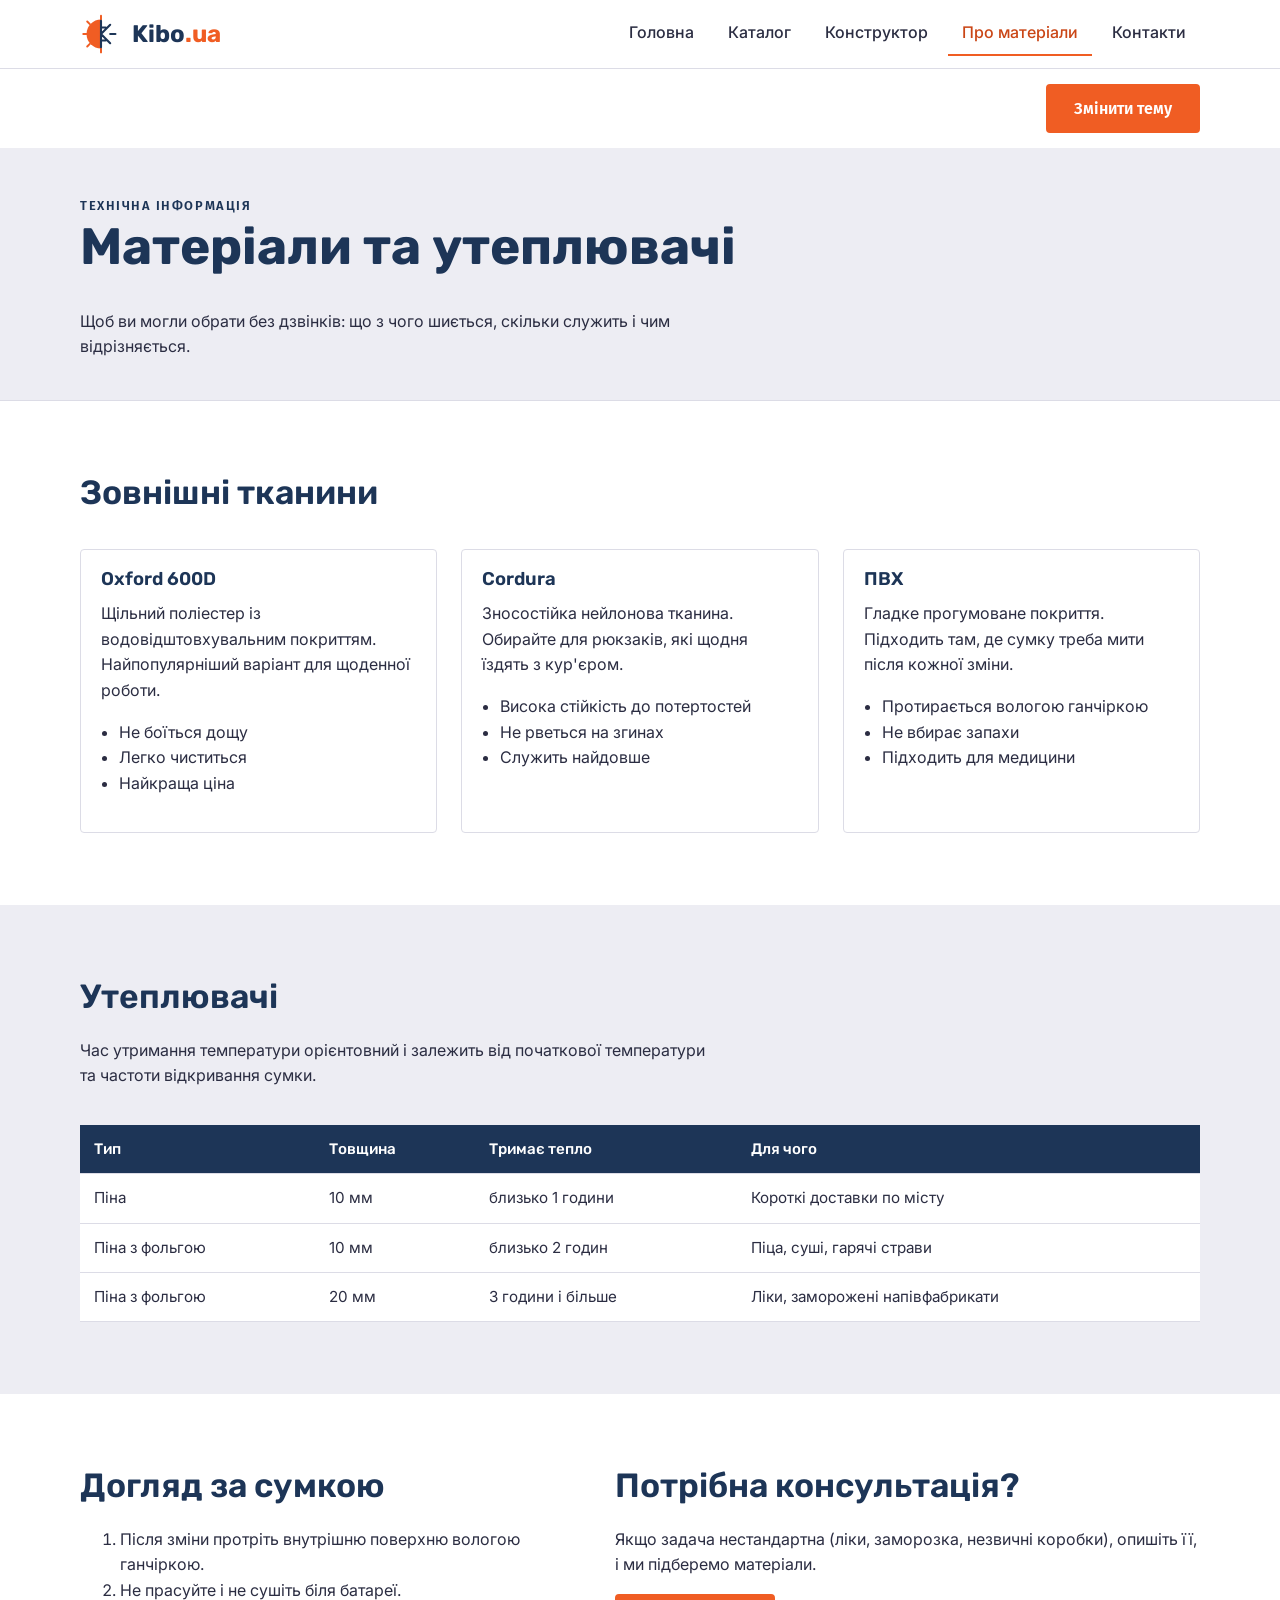
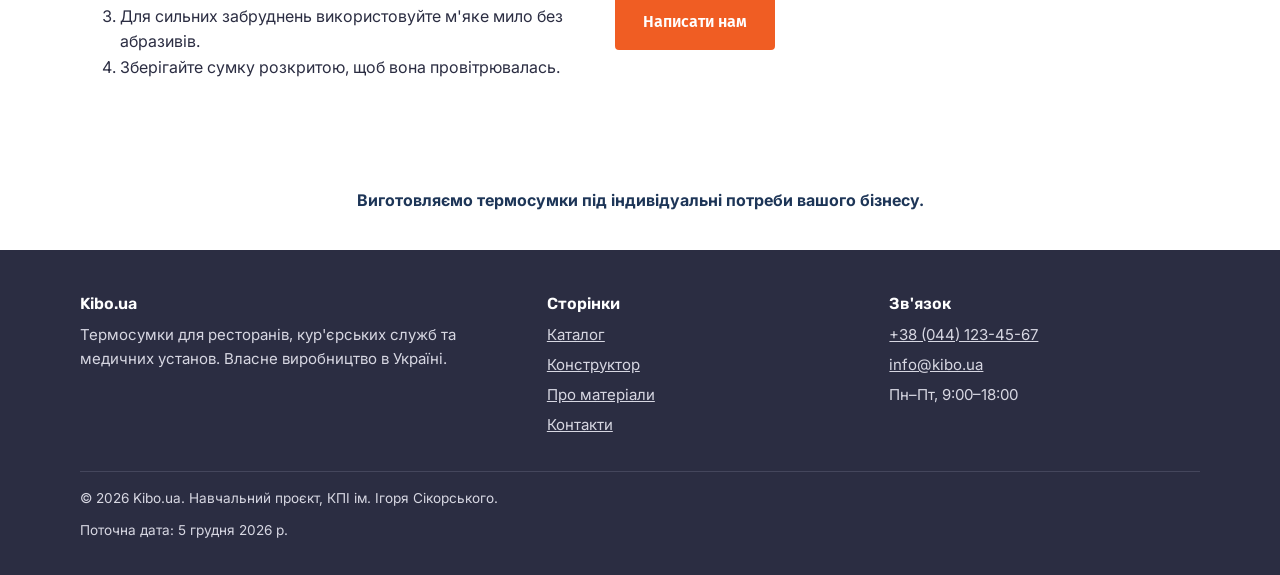
<file: materials.html>
<!DOCTYPE html>
<html lang="uk">
<head>
  <meta charset="UTF-8">
  <meta name="viewport" content="width=device-width, initial-scale=1.0">
  <title>Про матеріали — Kibo.ua</title>
  <meta name="description" content="Тканини та утеплювачі для термосумок Kibo.ua: властивості, догляд, для яких задач підходять.">
  <link rel="icon" href="images/logo.svg" type="image/svg+xml">
  <link rel="preconnect" href="https://fonts.googleapis.com">
  <link rel="preconnect" href="https://fonts.gstatic.com" crossorigin>
  <link href="https://fonts.googleapis.com/css2?family=Fira+Sans:wght@500;600;700&family=Inter:wght@400;500;600&family=Rubik:wght@500;600;700&display=swap" rel="stylesheet">
  <link rel="stylesheet" href="css/style.css">
</head>
<body>
  <header class="site-header">
    <div class="container header-inner">
      <a class="logo" href="index.html"><img src="images/logo.svg" alt="Логотип Kibo.ua" width="42" height="42"><span>Kibo<em>.ua</em></span></a>
      <button class="nav-toggle" type="button" aria-expanded="false" aria-controls="nav">Меню</button>
      <nav id="nav" aria-label="Головне меню">
        <ul>
          <li><a href="index.html">Головна</a></li>
          <li><a href="catalog.html">Каталог</a></li>
          <li><a href="constructor.html">Конструктор</a></li>
          <li><a class="active" href="materials.html">Про матеріали</a></li>
          <li><a href="contacts.html">Контакти</a></li>
        </ul>
      </nav>
    </div>
  </header>

  <main>
    <section class="page-title">
      <div class="container">
        <p class="eyebrow">Технічна інформація</p>
        <h1>Матеріали та утеплювачі</h1>
        <p>Щоб ви могли обрати без дзвінків: що з чого шиється, скільки служить і чим відрізняється.</p>
      </div>
    </section>

    <section class="section">
      <div class="container">
        <div class="section-head">
          <h2>Зовнішні тканини</h2>
        </div>
        <div class="grid three">
          <article class="card"><div class="body">
            <h3>Oxford 600D</h3>
            <p>Щільний поліестер із водовідштовхувальним покриттям. Найпопулярніший варіант для щоденної роботи.</p>
            <ul><li>Не боїться дощу</li><li>Легко чиститься</li><li>Найкраща ціна</li></ul>
          </div></article>
          <article class="card"><div class="body">
            <h3>Cordura</h3>
            <p>Зносостійка нейлонова тканина. Обирайте для рюкзаків, які щодня їздять з кур'єром.</p>
            <ul><li>Висока стійкість до потертостей</li><li>Не рветься на згинах</li><li>Служить найдовше</li></ul>
          </div></article>
          <article class="card"><div class="body">
            <h3>ПВХ</h3>
            <p>Гладке прогумоване покриття. Підходить там, де сумку треба мити після кожної зміни.</p>
            <ul><li>Протирається вологою ганчіркою</li><li>Не вбирає запахи</li><li>Підходить для медицини</li></ul>
          </div></article>
        </div>
      </div>
    </section>

    <section class="section alt">
      <div class="container">
        <div class="section-head">
          <h2>Утеплювачі</h2>
          <p>Час утримання температури орієнтовний і залежить від початкової температури та частоти відкривання сумки.</p>
        </div>
        <div class="table-wrap">
          <table>
            <thead>
              <tr><th scope="col">Тип</th><th scope="col">Товщина</th><th scope="col">Тримає тепло</th><th scope="col">Для чого</th></tr>
            </thead>
            <tbody>
              <tr><td>Піна</td><td>10 мм</td><td>близько 1 години</td><td>Короткі доставки по місту</td></tr>
              <tr><td>Піна з фольгою</td><td>10 мм</td><td>близько 2 годин</td><td>Піца, суші, гарячі страви</td></tr>
              <tr><td>Піна з фольгою</td><td>20 мм</td><td>3 години і більше</td><td>Ліки, заморожені напівфабрикати</td></tr>
            </tbody>
          </table>
        </div>
      </div>
    </section>

    <section class="section">
      <div class="container contact-grid">
        <div>
          <h2>Догляд за сумкою</h2>
          <ol>
            <li>Після зміни протріть внутрішню поверхню вологою ганчіркою.</li>
            <li>Не прасуйте і не сушіть біля батареї.</li>
            <li>Для сильних забруднень використовуйте м'яке мило без абразивів.</li>
            <li>Зберігайте сумку розкритою, щоб вона провітрювалась.</li>
          </ol>
        </div>
        <div>
          <h2>Потрібна консультація?</h2>
          <p>Якщо задача нестандартна (ліки, заморозка, незвичні коробки), опишіть її, і ми підберемо матеріали.</p>
          <a class="btn" href="contacts.html">Написати нам</a>
        </div>
      </div>
    </section>
  </main>

  <footer class="site-footer">
    <div class="container">
      <div class="footer-grid">
        <div>
          <h3>Kibo.ua</h3>
          <p>Термосумки для ресторанів, кур'єрських служб та медичних установ. Власне виробництво в Україні.</p>
        </div>
        <div>
          <h3>Сторінки</h3>
          <ul>
            <li><a href="catalog.html">Каталог</a></li>
            <li><a href="constructor.html">Конструктор</a></li>
            <li><a href="materials.html">Про матеріали</a></li>
            <li><a href="contacts.html">Контакти</a></li>
          </ul>
        </div>
        <div>
          <h3>Зв'язок</h3>
          <ul>
            <li><a href="tel:+380441234567">+38 (044) 123-45-67</a></li>
            <li><a href="mailto:info@kibo.ua">info@kibo.ua</a></li>
            <li>Пн–Пт, 9:00–18:00</li>
          </ul>
        </div>
      </div>
      <p class="copy">© 2026 Kibo.ua. Навчальний проєкт, КПІ ім. Ігоря Сікорського.</p>
    </div>
  </footer>
  <script src="js/main.js"></script>
</body>
</html>
</file>
<file: css/style.css>
@import url("base.css");
@import url("layout.css");
@import url("components.css");
</file>
